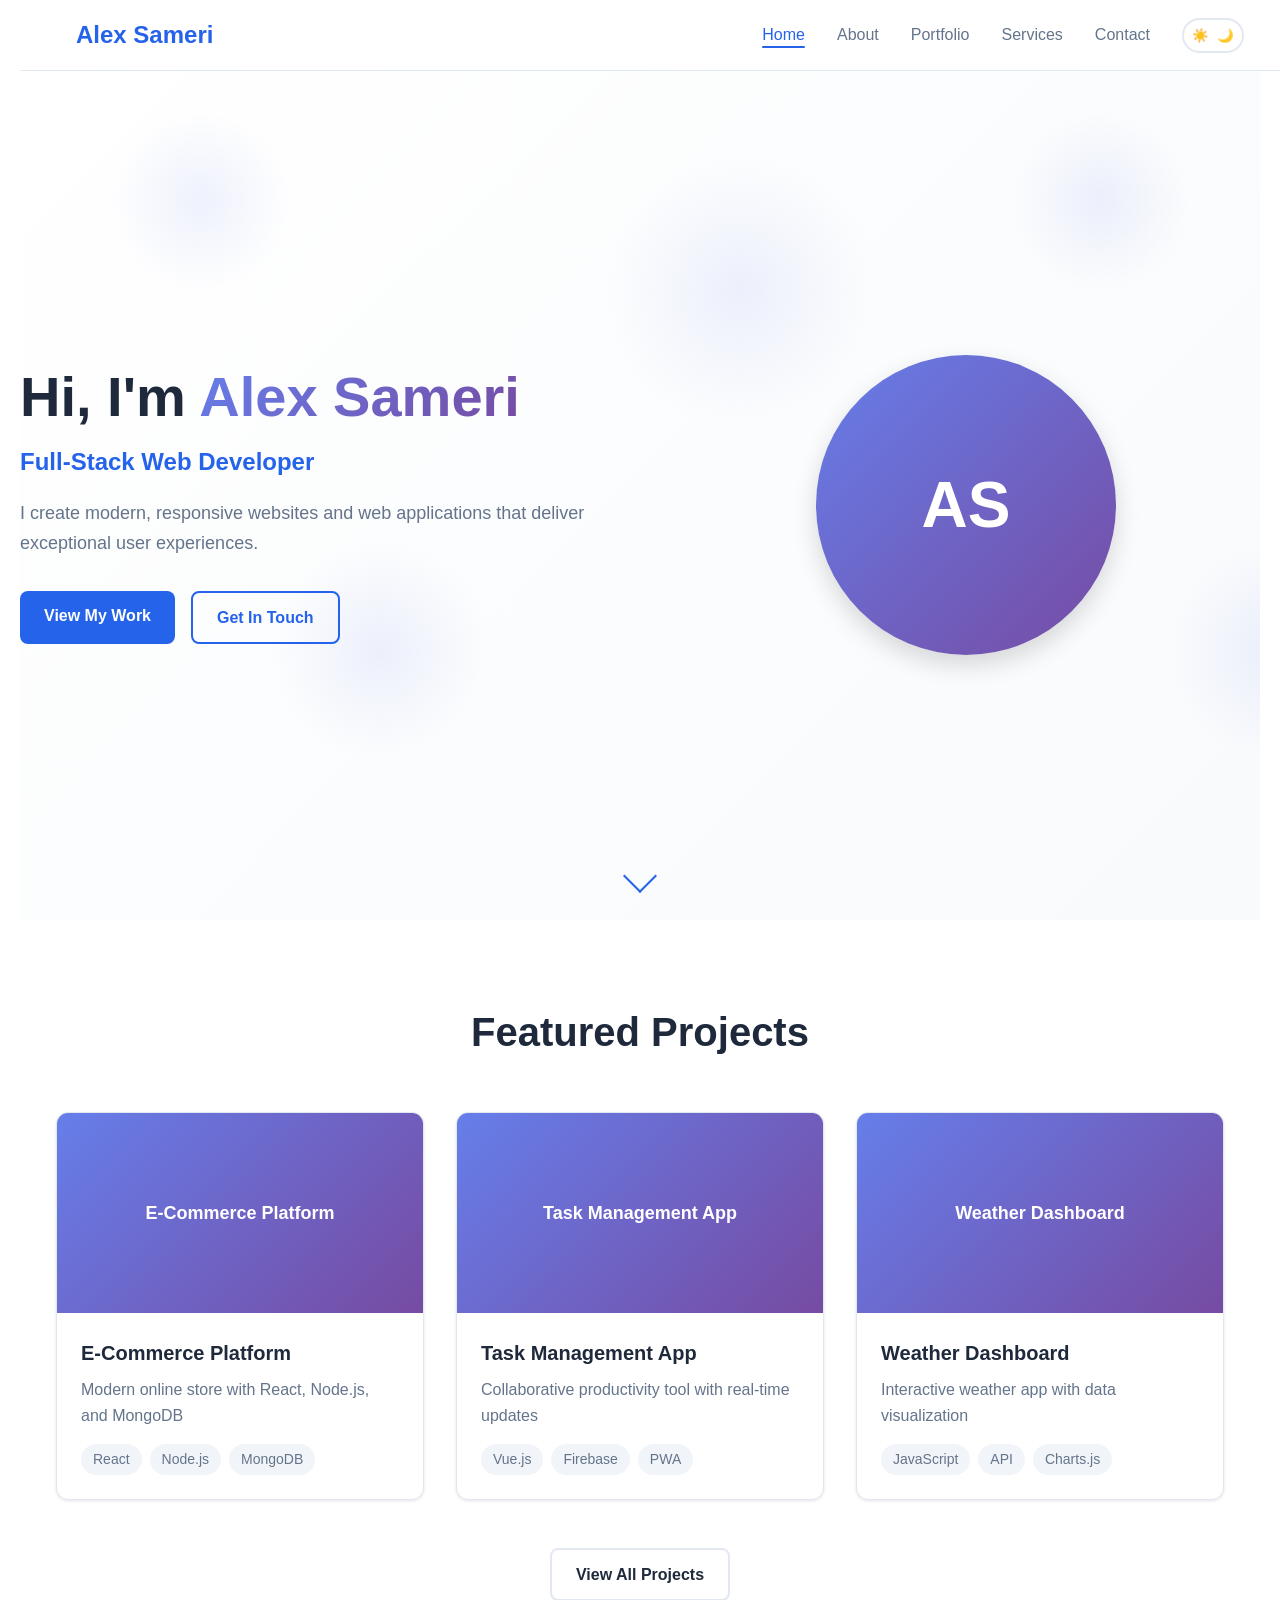
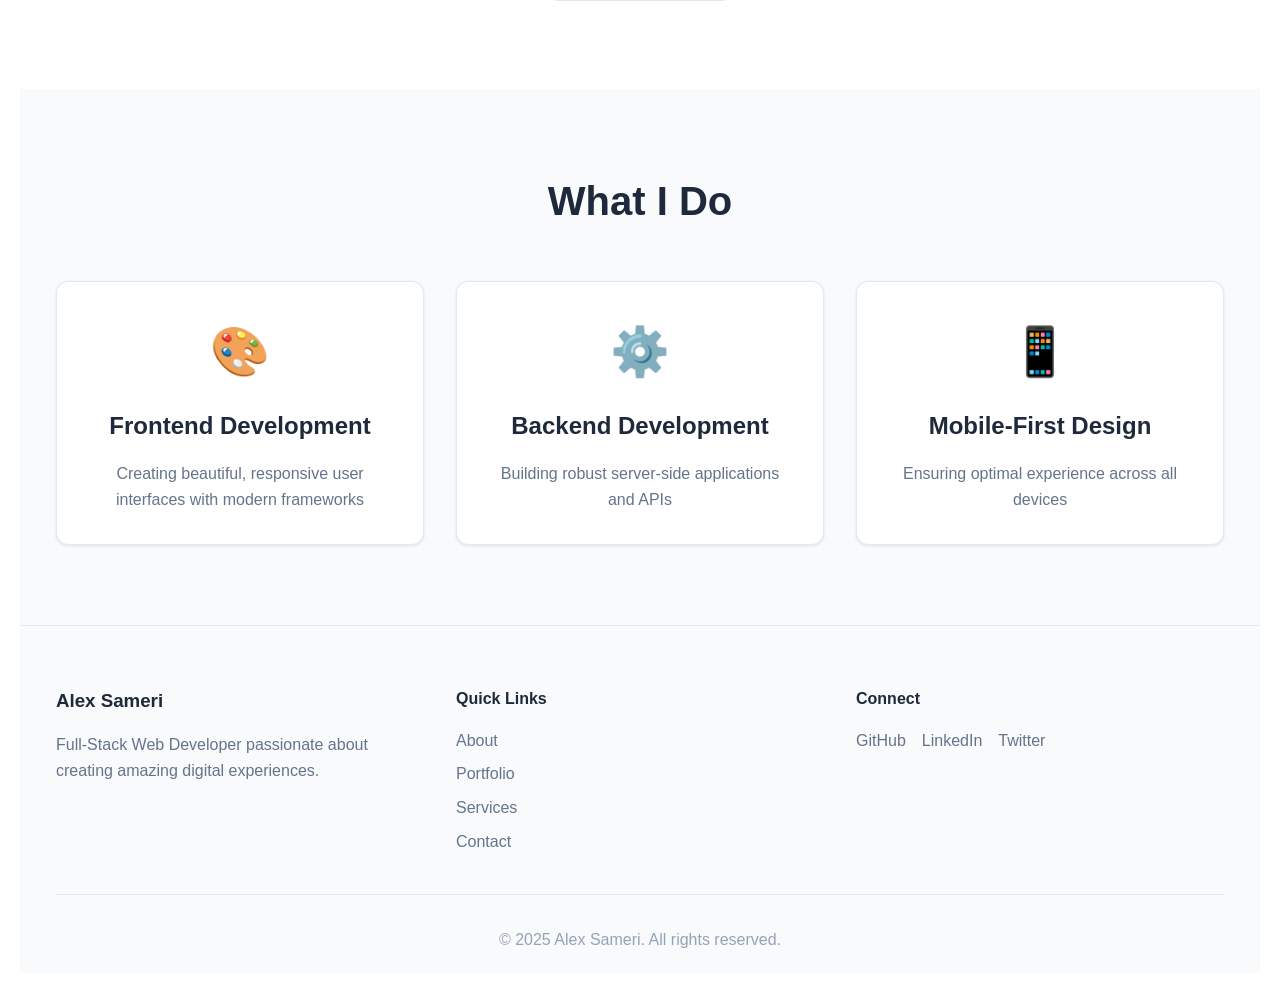
<file: index.html>
<!DOCTYPE html>
<html lang="en">
<head>
    <meta charset="UTF-8">
    <meta name="viewport" content="width=device-width, initial-scale=1.0">
    <meta name="description" content="Professional web developer portfolio showcasing modern web development skills">
    <title>Alex Sameri - Web Developer Portfolio</title>
    <link rel="stylesheet" href="./css/style.css">
    <link rel="stylesheet" href="./css/responsive.css">
    <link rel="stylesheet" href="./css/animations.css">
</head>
<body>
    <!-- Navigation -->
    <nav class="navbar" id="navbar">
        <div class="nav-container">
            <div class="nav-logo">
                <a href="index.html">Alex Sameri</a>
            </div>
            <ul class="nav-menu" id="nav-menu">
                <li class="nav-item">
                    <a href="index.html" class="nav-link active">Home</a>
                </li>
                <li class="nav-item">
                    <a href="about.html" class="nav-link">About</a>
                </li>
                <li class="nav-item">
                    <a href="portfolio.html" class="nav-link">Portfolio</a>
                </li>
                <li class="nav-item">
                    <a href="services.html" class="nav-link">Services</a>
                </li>
                <li class="nav-item">
                    <a href="contact.html" class="nav-link">Contact</a>
                </li>
                <li class="nav-item">
                    <button class="theme-toggle" id="theme-toggle" aria-label="Toggle dark mode">
                        <span class="sun-icon">☀️</span>
                        <span class="moon-icon">🌙</span>
                    </button>
                </li>
            </ul>
            <div class="hamburger" id="hamburger">
                <span class="bar"></span>
                <span class="bar"></span>
                <span class="bar"></span>
            </div>
        </div>
    </nav>

    <!-- Hero Section -->
    <section class="hero" id="hero">
        <div class="hero-container">
            <div class="hero-content">
                <h1 class="hero-title">
                    Hi, I'm <span class="highlight">Alex Sameri</span>
                </h1>
                <p class="hero-subtitle">Full-Stack Web Developer</p>
                <p class="hero-description">
                    I create modern, responsive websites and web applications 
                    that deliver exceptional user experiences.
                </p>
                <div class="hero-buttons">
                    <a href="portfolio.html" class="btn btn-primary">View My Work</a>
                    <a href="contact.html" class="btn btn-secondary">Get In Touch</a>
                </div>
            </div>
            <div class="hero-image">
                <div class="hero-avatar">
                    <div class="avatar-placeholder">AS</div>
                </div>
            </div>
        </div>
        <div class="scroll-indicator">
            <div class="scroll-arrow"></div>
        </div>
    </section>

    <!-- Featured Projects -->
    <section class="featured-projects" id="featured">
        <div class="container">
            <h2 class="section-title">Featured Projects</h2>
            <div class="projects-grid">
                <div class="project-card" data-aos="fade-up">
                    <div class="project-image">
                        <div class="project-placeholder">E-Commerce Platform</div>
                    </div>
                    <div class="project-content">
                        <h3>E-Commerce Platform</h3>
                        <p>Modern online store with React, Node.js, and MongoDB</p>
                        <div class="project-tags">
                            <span class="tag">React</span>
                            <span class="tag">Node.js</span>
                            <span class="tag">MongoDB</span>
                        </div>
                    </div>
                </div>
                <div class="project-card" data-aos="fade-up" data-aos-delay="200">
                    <div class="project-image">
                        <div class="project-placeholder">Task Management App</div>
                    </div>
                    <div class="project-content">
                        <h3>Task Management App</h3>
                        <p>Collaborative productivity tool with real-time updates</p>
                        <div class="project-tags">
                            <span class="tag">Vue.js</span>
                            <span class="tag">Firebase</span>
                            <span class="tag">PWA</span>
                        </div>
                    </div>
                </div>
                <div class="project-card" data-aos="fade-up" data-aos-delay="400">
                    <div class="project-image">
                        <div class="project-placeholder">Weather Dashboard</div>
                    </div>
                    <div class="project-content">
                        <h3>Weather Dashboard</h3>
                        <p>Interactive weather app with data visualization</p>
                        <div class="project-tags">
                            <span class="tag">JavaScript</span>
                            <span class="tag">API</span>
                            <span class="tag">Charts.js</span>
                        </div>
                    </div>
                </div>
            </div>
            <div class="text-center">
                <a href="portfolio.html" class="btn btn-outline">View All Projects</a>
            </div>
        </div>
    </section>

    <!-- Skills Overview -->
    <section class="skills-overview">
        <div class="container">
            <h2 class="section-title">What I Do</h2>
            <div class="skills-grid">
                <div class="skill-card" data-aos="zoom-in">
                    <div class="skill-icon">🎨</div>
                    <h3>Frontend Development</h3>
                    <p>Creating beautiful, responsive user interfaces with modern frameworks</p>
                </div>
                <div class="skill-card" data-aos="zoom-in" data-aos-delay="200">
                    <div class="skill-icon">⚙️</div>
                    <h3>Backend Development</h3>
                    <p>Building robust server-side applications and APIs</p>
                </div>
                <div class="skill-card" data-aos="zoom-in" data-aos-delay="400">
                    <div class="skill-icon">📱</div>
                    <h3>Mobile-First Design</h3>
                    <p>Ensuring optimal experience across all devices</p>
                </div>
            </div>
        </div>
    </section>

    <!-- Footer -->
    <footer class="footer">
        <div class="container">
            <div class="footer-content">
                <div class="footer-section">
                    <h3>Alex Sameri</h3>
                    <p>Full-Stack Web Developer passionate about creating amazing digital experiences.</p>
                </div>
                <div class="footer-section">
                    <h4>Quick Links</h4>
                    <ul>
                        <li><a href="about.html">About</a></li>
                        <li><a href="portfolio.html">Portfolio</a></li>
                        <li><a href="services.html">Services</a></li>
                        <li><a href="contact.html">Contact</a></li>
                    </ul>
                </div>
                <div class="footer-section">
                    <h4>Connect</h4>
                    <div class="social-links">
                        <a href="https://github.com/alexsameri" aria-label="GitHub">GitHub</a>
                        <a href="www.linkedin.com/in/alex-sameri" aria-label="LinkedIn">LinkedIn</a>
                        <a href="#" aria-label="Twitter">Twitter</a>
                    </div>
                </div>
            </div>
            <div class="footer-bottom">
                <p>&copy; 2025 Alex Sameri. All rights reserved.</p>
            </div>
        </div>
    </footer>

    <!-- Scroll to Top Button -->
    <button class="scroll-to-top" id="scrollToTop" aria-label="Scroll to top">
        ↑
    </button>

    <script src="./js/main.js"></script>
</body>
</html>
</file>
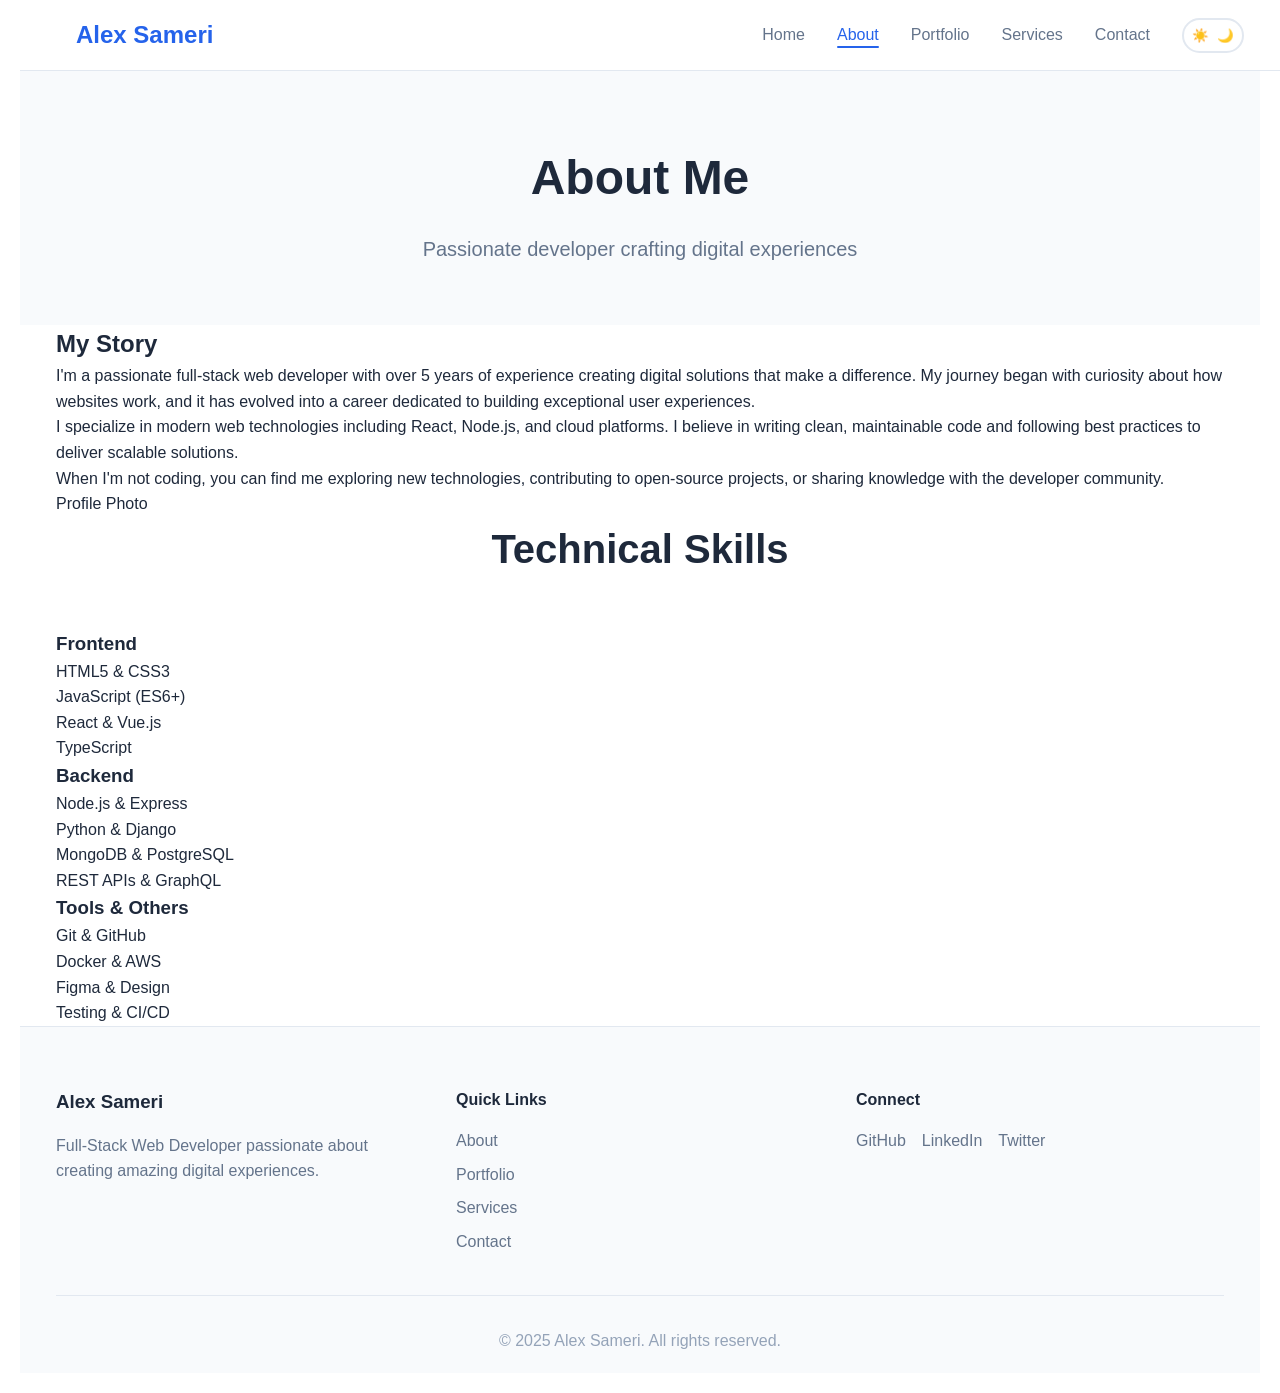
<file: about.html>
<!DOCTYPE html>
<html lang="en">
<head>
    <meta charset="UTF-8">
    <meta name="viewport" content="width=device-width, initial-scale=1.0">
    <meta name="description" content="Learn more about Alex Chen - Full-Stack Web Developer with expertise in modern web technologies">
    <title>About - Alex Sameri | Web Developer</title>
    <link rel="stylesheet" href="./css/style.css">
    <link rel="stylesheet" href="./css/responsive.css">
    <link rel="stylesheet" href="./css/animations.css">
</head>
<body>
    <!-- Navigation -->
    <nav class="navbar" id="navbar">
        <div class="nav-container">
            <div class="nav-logo">
                <a href="index.html">Alex Sameri</a>
            </div>
            <ul class="nav-menu" id="nav-menu">
                <li class="nav-item">
                    <a href="index.html" class="nav-link">Home</a>
                </li>
                <li class="nav-item">
                    <a href="about.html" class="nav-link active">About</a>
                </li>
                <li class="nav-item">
                    <a href="portfolio.html" class="nav-link">Portfolio</a>
                </li>
                <li class="nav-item">
                    <a href="services.html" class="nav-link">Services</a>
                </li>
                <li class="nav-item">
                    <a href="contact.html" class="nav-link">Contact</a>
                </li>
                <li class="nav-item">
                    <button class="theme-toggle" id="theme-toggle" aria-label="Toggle dark mode">
                        <span class="sun-icon">☀️</span>
                        <span class="moon-icon">🌙</span>
                    </button>
                </li>
            </ul>
            <div class="hamburger" id="hamburger">
                <span class="bar"></span>
                <span class="bar"></span>
                <span class="bar"></span>
            </div>
        </div>
    </nav>

    <!-- Page Header -->
    <section class="page-header">
        <div class="container">
            <h1 class="page-title">About Me</h1>
            <p class="page-subtitle">Passionate developer crafting digital experiences</p>
        </div>
    </section>

    <!-- About Content -->
    <section class="about-content">
        <div class="container">
            <div class="about-grid">
                <div class="about-text" data-aos="fade-right">
                    <h2>My Story</h2>
                    <p>
                        I'm a passionate full-stack web developer with over 5 years of experience 
                        creating digital solutions that make a difference. My journey began with 
                        curiosity about how websites work, and it has evolved into a career 
                        dedicated to building exceptional user experiences.
                    </p>
                    <p>
                        I specialize in modern web technologies including React, Node.js, and 
                        cloud platforms. I believe in writing clean, maintainable code and 
                        following best practices to deliver scalable solutions.
                    </p>
                    <p>
                        When I'm not coding, you can find me exploring new technologies, 
                        contributing to open-source projects, or sharing knowledge with the 
                        developer community.
                    </p>
                </div>
                <div class="about-image" data-aos="fade-left">
                    <div class="image-placeholder">
                        <div class="profile-image">Profile Photo</div>
                    </div>
                </div>
            </div>
        </div>
    </section>

    <!-- Skills Section -->
    <section class="skills-section">
        <div class="container">
            <h2 class="section-title">Technical Skills</h2>
            <div class="skills-categories">
                <div class="skill-category" data-aos="fade-up">
                    <h3>Frontend</h3>
                    <div class="skill-list">
                        <div class="skill-item">
                            <span>HTML5 & CSS3</span>
                            <div class="skill-bar">
                                <div class="skill-progress" style="width: 95%"></div>
                            </div>
                        </div>
                        <div class="skill-item">
                            <span>JavaScript (ES6+)</span>
                            <div class="skill-bar">
                                <div class="skill-progress" style="width: 90%"></div>
                            </div>
                        </div>
                        <div class="skill-item">
                            <span>React & Vue.js</span>
                            <div class="skill-bar">
                                <div class="skill-progress" style="width: 85%"></div>
                            </div>
                        </div>
                        <div class="skill-item">
                            <span>TypeScript</span>
                            <div class="skill-bar">
                                <div class="skill-progress" style="width: 80%"></div>
                            </div>
                        </div>
                    </div>
                </div>
                <div class="skill-category" data-aos="fade-up" data-aos-delay="200">
                    <h3>Backend</h3>
                    <div class="skill-list">
                        <div class="skill-item">
                            <span>Node.js & Express</span>
                            <div class="skill-bar">
                                <div class="skill-progress" style="width: 88%"></div>
                            </div>
                        </div>
                        <div class="skill-item">
                            <span>Python & Django</span>
                            <div class="skill-bar">
                                <div class="skill-progress" style="width: 75%"></div>
                            </div>
                        </div>
                        <div class="skill-item">
                            <span>MongoDB & PostgreSQL</span>
                            <div class="skill-bar">
                                <div class="skill-progress" style="width: 82%"></div>
                            </div>
                        </div>
                        <div class="skill-item">
                            <span>REST APIs & GraphQL</span>
                            <div class="skill-bar">
                                <div class="skill-progress" style="width: 85%"></div>
                            </div>
                        </div>
                    </div>
                </div>
                <div class="skill-category" data-aos="fade-up" data-aos-delay="400">
                    <h3>Tools & Others</h3>
                    <div class="skill-list">
                        <div class="skill-item">
                            <span>Git & GitHub</span>
                            <div class="skill-bar">
                                <div class="skill-progress" style="width: 92%"></div>
                            </div>
                        </div>
                        <div class="skill-item">
                            <span>Docker & AWS</span>
                            <div class="skill-bar">
                                <div class="skill-progress" style="width: 78%"></div>
                            </div>
                        </div>
                        <div class="skill-item">
                            <span>Figma & Design</span>
                            <div class="skill-bar">
                                <div class="skill-progress" style="width: 70%"></div>
                            </div>
                        </div>
                        <div class="skill-item">
                            <span>Testing & CI/CD</span>
                            <div class="skill-bar">
                                <div class="skill-progress" style="width: 75%"></div>
                            </div>
                        </div>
                    </div>
                </div>
            </div>
        </div>
    </section>

    <!-- Experience Timeline -->
    <!-- <section class="experience-section">
        <div class="container">
            <h2 class="section-title">Experience</h2>
            <div class="timeline">
                <div class="timeline-item" data-aos="fade-up">
                    <div class="timeline-date">2022 - Present</div>
                    <div class="timeline-content">
                        <h3>Senior Full-Stack Developer</h3>
                        <h4>Tech Solutions Inc.</h4>
                        <p>Leading development of enterprise web applications, mentoring junior developers, and implementing best practices for code quality and performance.</p>
                    </div>
                </div>
                <div class="timeline-item" data-aos="fade-up" data-aos-delay="200">
                    <div class="timeline-date">2025 - 202...</div>
                    <div class="timeline-content">
                        <h3>Frontend Developer</h3>
                        <h4>Digital Agency Pro</h4>
                        <p>Developed responsive websites and web applications for various clients, focusing on user experience and modern design principles.</p>
                    </div>
                </div>
                <div class="timeline-item" data-aos="fade-up" data-aos-delay="400">
                    <div class="timeline-date">2025 - 202...</div>
                    <div class="timeline-content">
                        <h3>Junior Web Developer</h3>
                        <h4>StartUp Hub</h4>
                        <p>Built and maintained websites using HTML, CSS, JavaScript, and WordPress. Gained experience in agile development and client communication.</p>
                    </div>
                </div>
            </div>
        </div>
    </section> -->

    <!-- Footer -->
    <footer class="footer">
        <div class="container">
            <div class="footer-content">
                <div class="footer-section">
                    <h3>Alex Sameri</h3>
                    <p>Full-Stack Web Developer passionate about creating amazing digital experiences.</p>
                </div>
                <div class="footer-section">
                    <h4>Quick Links</h4>
                    <ul>
                        <li><a href="about.html">About</a></li>
                        <li><a href="portfolio.html">Portfolio</a></li>
                        <li><a href="services.html">Services</a></li>
                        <li><a href="contact.html">Contact</a></li>
                    </ul>
                </div>
                <div class="footer-section">
                    <h4>Connect</h4>
                    <div class="social-links">
                        <a href="https://github.com/alexsameri" aria-label="GitHub">GitHub</a>
                        <a href="www.linkedin.com/in/alex-sameri" aria-label="LinkedIn">LinkedIn</a>
                        <a href="#" aria-label="Twitter">Twitter</a>
                    </div>
                </div>
            </div>
            <div class="footer-bottom">
                <p>&copy; 2025 Alex Sameri. All rights reserved.</p>
            </div>
        </div>
    </footer>

    <!-- Scroll to Top Button -->
    <button class="scroll-to-top" id="scrollToTop" aria-label="Scroll to top">
        ↑
    </button>

    <script src="./js/main.js"></script>
</body>
</html>
</file>
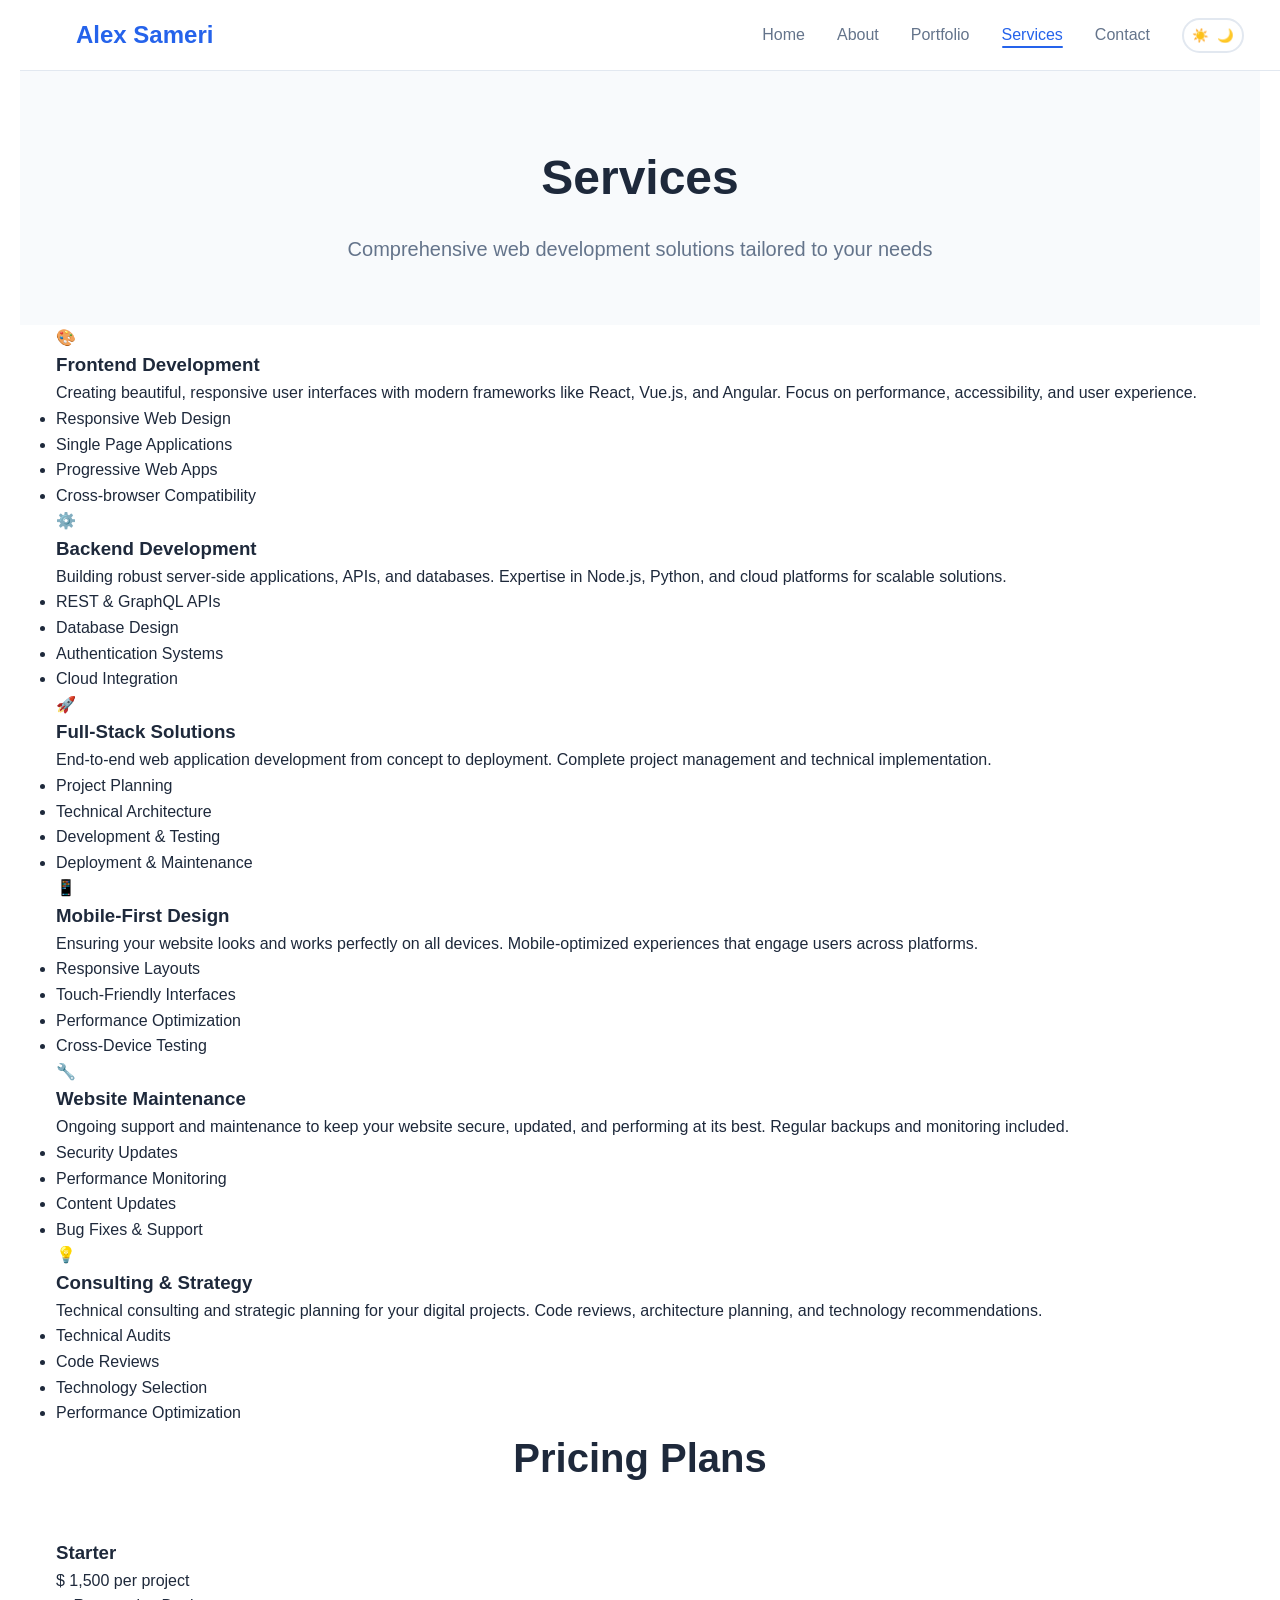
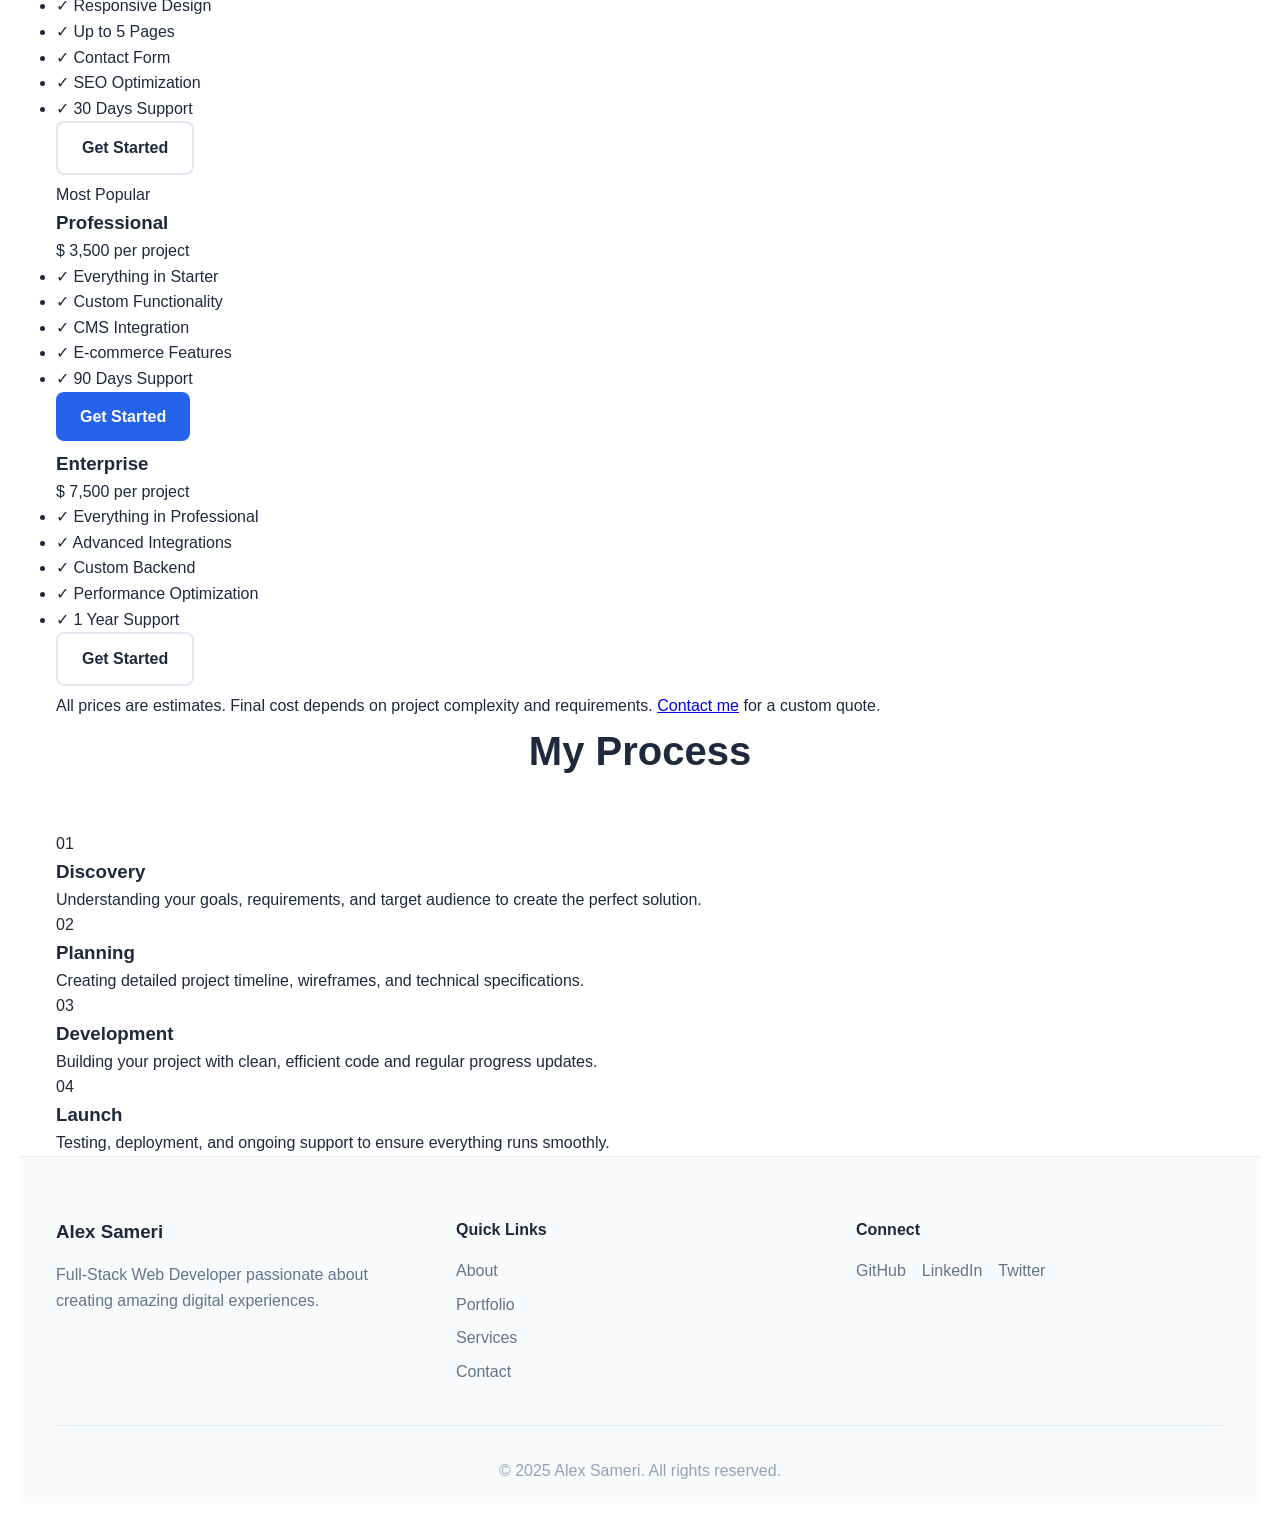
<file: services.html>
<!DOCTYPE html>
<html lang="en">
<head>
    <meta charset="UTF-8">
    <meta name="viewport" content="width=device-width, initial-scale=1.0">
    <meta name="description" content="Web development services offered by Alex Chen - Custom websites, web applications, and digital solutions">
    <title>Services - Alex Sameri | Web Developer</title>
    <link rel="stylesheet" href="./css/style.css">
    <link rel="stylesheet" href="./css/responsive.css">
    <link rel="stylesheet" href="./css/animations.css">
</head>
<body>
    <!-- Navigation -->
    <nav class="navbar" id="navbar">
        <div class="nav-container">
            <div class="nav-logo">
                <a href="index.html">Alex Sameri</a>
            </div>
            <ul class="nav-menu" id="nav-menu">
                <li class="nav-item">
                    <a href="index.html" class="nav-link">Home</a>
                </li>
                <li class="nav-item">
                    <a href="about.html" class="nav-link">About</a>
                </li>
                <li class="nav-item">
                    <a href="portfolio.html" class="nav-link">Portfolio</a>
                </li>
                <li class="nav-item">
                    <a href="services.html" class="nav-link active">Services</a>
                </li>
                <li class="nav-item">
                    <a href="contact.html" class="nav-link">Contact</a>
                </li>
                <li class="nav-item">
                    <button class="theme-toggle" id="theme-toggle" aria-label="Toggle dark mode">
                        <span class="sun-icon">☀️</span>
                        <span class="moon-icon">🌙</span>
                    </button>
                </li>
            </ul>
            <div class="hamburger" id="hamburger">
                <span class="bar"></span>
                <span class="bar"></span>
                <span class="bar"></span>
            </div>
        </div>
    </nav>

    <!-- Page Header -->
    <section class="page-header">
        <div class="container">
            <h1 class="page-title">Services</h1>
            <p class="page-subtitle">Comprehensive web development solutions tailored to your needs</p>
        </div>
    </section>

    <!-- Services Grid -->
    <section class="services-section">
        <div class="container">
            <div class="services-grid">
                <div class="service-card" data-aos="fade-up">
                    <div class="service-icon">🎨</div>
                    <h3>Frontend Development</h3>
                    <p>Creating beautiful, responsive user interfaces with modern frameworks like React, Vue.js, and Angular. Focus on performance, accessibility, and user experience.</p>
                    <ul class="service-features">
                        <li>Responsive Web Design</li>
                        <li>Single Page Applications</li>
                        <li>Progressive Web Apps</li>
                        <li>Cross-browser Compatibility</li>
                    </ul>
                </div>

                <div class="service-card" data-aos="fade-up" data-aos-delay="200">
                    <div class="service-icon">⚙️</div>
                    <h3>Backend Development</h3>
                    <p>Building robust server-side applications, APIs, and databases. Expertise in Node.js, Python, and cloud platforms for scalable solutions.</p>
                    <ul class="service-features">
                        <li>REST & GraphQL APIs</li>
                        <li>Database Design</li>
                        <li>Authentication Systems</li>
                        <li>Cloud Integration</li>
                    </ul>
                </div>

                <div class="service-card" data-aos="fade-up" data-aos-delay="400">
                    <div class="service-icon">🚀</div>
                    <h3>Full-Stack Solutions</h3>
                    <p>End-to-end web application development from concept to deployment. Complete project management and technical implementation.</p>
                    <ul class="service-features">
                        <li>Project Planning</li>
                        <li>Technical Architecture</li>
                        <li>Development & Testing</li>
                        <li>Deployment & Maintenance</li>
                    </ul>
                </div>

                <div class="service-card" data-aos="fade-up">
                    <div class="service-icon">📱</div>
                    <h3>Mobile-First Design</h3>
                    <p>Ensuring your website looks and works perfectly on all devices. Mobile-optimized experiences that engage users across platforms.</p>
                    <ul class="service-features">
                        <li>Responsive Layouts</li>
                        <li>Touch-Friendly Interfaces</li>
                        <li>Performance Optimization</li>
                        <li>Cross-Device Testing</li>
                    </ul>
                </div>

                <div class="service-card" data-aos="fade-up" data-aos-delay="200">
                    <div class="service-icon">🔧</div>
                    <h3>Website Maintenance</h3>
                    <p>Ongoing support and maintenance to keep your website secure, updated, and performing at its best. Regular backups and monitoring included.</p>
                    <ul class="service-features">
                        <li>Security Updates</li>
                        <li>Performance Monitoring</li>
                        <li>Content Updates</li>
                        <li>Bug Fixes & Support</li>
                    </ul>
                </div>

                <div class="service-card" data-aos="fade-up" data-aos-delay="400">
                    <div class="service-icon">💡</div>
                    <h3>Consulting & Strategy</h3>
                    <p>Technical consulting and strategic planning for your digital projects. Code reviews, architecture planning, and technology recommendations.</p>
                    <ul class="service-features">
                        <li>Technical Audits</li>
                        <li>Code Reviews</li>
                        <li>Technology Selection</li>
                        <li>Performance Optimization</li>
                    </ul>
                </div>
            </div>
        </div>
    </section>

    <!-- Pricing Section -->
    <section class="pricing-section">
        <div class="container">
            <h2 class="section-title">Pricing Plans</h2>
            <div class="pricing-grid">
                <div class="pricing-card" data-aos="zoom-in">
                    <div class="pricing-header">
                        <h3>Starter</h3>
                        <div class="price">
                            <span class="currency">$</span>
                            <span class="amount">1,500</span>
                            <span class="period">per project</span>
                        </div>
                    </div>
                    <ul class="pricing-features">
                        <li>✓ Responsive Design</li>
                        <li>✓ Up to 5 Pages</li>
                        <li>✓ Contact Form</li>
                        <li>✓ SEO Optimization</li>
                        <li>✓ 30 Days Support</li>
                    </ul>
                    <a href="contact.html" class="btn btn-outline">Get Started</a>
                </div>

                <div class="pricing-card featured" data-aos="zoom-in" data-aos-delay="200">
                    <div class="pricing-badge">Most Popular</div>
                    <div class="pricing-header">
                        <h3>Professional</h3>
                        <div class="price">
                            <span class="currency">$</span>
                            <span class="amount">3,500</span>
                            <span class="period">per project</span>
                        </div>
                    </div>
                    <ul class="pricing-features">
                        <li>✓ Everything in Starter</li>
                        <li>✓ Custom Functionality</li>
                        <li>✓ CMS Integration</li>
                        <li>✓ E-commerce Features</li>
                        <li>✓ 90 Days Support</li>
                    </ul>
                    <a href="contact.html" class="btn btn-primary">Get Started</a>
                </div>

                <div class="pricing-card" data-aos="zoom-in" data-aos-delay="400">
                    <div class="pricing-header">
                        <h3>Enterprise</h3>
                        <div class="price">
                            <span class="currency">$</span>
                            <span class="amount">7,500</span>
                            <span class="period">per project</span>
                        </div>
                    </div>
                    <ul class="pricing-features">
                        <li>✓ Everything in Professional</li>
                        <li>✓ Advanced Integrations</li>
                        <li>✓ Custom Backend</li>
                        <li>✓ Performance Optimization</li>
                        <li>✓ 1 Year Support</li>
                    </ul>
                    <a href="contact.html" class="btn btn-outline">Get Started</a>
                </div>
            </div>
            <div class="pricing-note">
                <p>All prices are estimates. Final cost depends on project complexity and requirements. <a href="contact.html">Contact me</a> for a custom quote.</p>
            </div>
        </div>
    </section>

    <!-- Process Section -->
    <section class="process-section">
        <div class="container">
            <h2 class="section-title">My Process</h2>
            <div class="process-steps">
                <div class="process-step" data-aos="fade-up">
                    <div class="step-number">01</div>
                    <h3>Discovery</h3>
                    <p>Understanding your goals, requirements, and target audience to create the perfect solution.</p>
                </div>
                <div class="process-step" data-aos="fade-up" data-aos-delay="200">
                    <div class="step-number">02</div>
                    <h3>Planning</h3>
                    <p>Creating detailed project timeline, wireframes, and technical specifications.</p>
                </div>
                <div class="process-step" data-aos="fade-up" data-aos-delay="400">
                    <div class="step-number">03</div>
                    <h3>Development</h3>
                    <p>Building your project with clean, efficient code and regular progress updates.</p>
                </div>
                <div class="process-step" data-aos="fade-up" data-aos-delay="600">
                    <div class="step-number">04</div>
                    <h3>Launch</h3>
                    <p>Testing, deployment, and ongoing support to ensure everything runs smoothly.</p>
                </div>
            </div>
        </div>
    </section>

    <!-- Footer -->
    <footer class="footer">
        <div class="container">
            <div class="footer-content">
                <div class="footer-section">
                    <h3>Alex Sameri</h3>
                    <p>Full-Stack Web Developer passionate about creating amazing digital experiences.</p>
                </div>
                <div class="footer-section">
                    <h4>Quick Links</h4>
                    <ul>
                        <li><a href="about.html">About</a></li>
                        <li><a href="portfolio.html">Portfolio</a></li>
                        <li><a href="services.html">Services</a></li>
                        <li><a href="contact.html">Contact</a></li>
                    </ul>
                </div>
                <div class="footer-section">
                    <h4>Connect</h4>
                    <div class="social-links">
                        <a href="https://github.com/alexsameri" aria-label="GitHub">GitHub</a>
                        <a href="www.linkedin.com/in/alex-sameri" aria-label="LinkedIn">LinkedIn</a>
                        <a href="#" aria-label="Twitter">Twitter</a>
                    </div>
                </div>
            </div>
            <div class="footer-bottom">
                <p>&copy; 2025 Alex Sameri. All rights reserved.</p>
            </div>
        </div>
    </footer>

    <!-- Scroll to Top Button -->
    <button class="scroll-to-top" id="scrollToTop" aria-label="Scroll to top">
        ↑
    </button>

    <script src="./js/main.js"></script>
</body>
</html>
</file>
<file: css/style.css>
/* ===== CSS RESET & BASE STYLES ===== */
* {
    margin: 0;
    padding: 0;
    box-sizing: border-box;
}

:root {
    /* Light theme colors */
    --primary-color: #2563eb;
    --primary-hover: #1d4ed8;
    --secondary-color: #64748b;
    --accent-color: #f59e0b;
    --text-primary: #1e293b;
    --text-secondary: #64748b;
    --text-light: #94a3b8;
    --bg-primary: #ffffff;
    --bg-secondary: #f8fafc;
    --bg-tertiary: #f1f5f9;
    --border-color: #e2e8f0;
    --shadow-light: 0 1px 3px rgba(0, 0, 0, 0.1);
    --shadow-medium: 0 4px 6px rgba(0, 0, 0, 0.1);
    --shadow-heavy: 0 10px 25px rgba(0, 0, 0, 0.15);
    --gradient-primary: linear-gradient(135deg, #667eea 0%, #764ba2 100%);
    --gradient-secondary: linear-gradient(135deg, #f093fb 0%, #f5576c 100%);
}

[data-theme="dark"] {
    /* Dark theme colors */
    --primary-color: #3b82f6;
    --primary-hover: #2563eb;
    --secondary-color: #94a3b8;
    --accent-color: #fbbf24;
    --text-primary: #f1f5f9;
    --text-secondary: #cbd5e1;
    --text-light: #94a3b8;
    --bg-primary: #0f172a;
    --bg-secondary: #1e293b;
    --bg-tertiary: #334155;
    --border-color: #475569;
    --shadow-light: 0 1px 3px rgba(0, 0, 0, 0.3);
    --shadow-medium: 0 4px 6px rgba(0, 0, 0, 0.3);
    --shadow-heavy: 0 10px 25px rgba(0, 0, 0, 0.4);
}

html {
    scroll-behavior: smooth;
    font-size: 16px;
}

body {
    font-family: 'Inter', -apple-system, BlinkMacSystemFont, 'Segoe UI', Roboto, sans-serif;
    line-height: 1.6;
    color: var(--text-primary);
    background-color: var(--bg-primary);
    transition: background-color 0.3s ease, color 0.3s ease;
    margin: 20px;
}

.container {
    max-width: 1200px;
    margin: 0 auto;
    padding: 0 1rem;
}

/* ===== NAVIGATION ===== */
.navbar {
    position: fixed;
    top: 0;
    width: 100%;
    background: rgba(255, 255, 255, 0.95);
    backdrop-filter: blur(10px);
    border-bottom: 1px solid var(--border-color);
    z-index: 1000;
    transition: all 0.3s ease;
}

[data-theme="dark"] .navbar {
    background: rgba(15, 23, 42, 0.95);
}

.nav-container {
    max-width: 1200px;
    margin: 0 auto;
    padding: 0 1rem;
    display: flex;
    justify-content: space-between;
    align-items: center;
    height: 70px;
}

.nav-logo a {
    font-size: 1.5rem;
    font-weight: 700;
    color: var(--primary-color);
    text-decoration: none;
    transition: color 0.3s ease;
}

.nav-menu {
    display: flex;
    list-style: none;
    align-items: center;
    gap: 2rem;
}

.nav-link {
    color: var(--text-secondary);
    text-decoration: none;
    font-weight: 500;
    transition: color 0.3s ease;
    position: relative;
}

.nav-link:hover,
.nav-link.active {
    color: var(--primary-color);
}

.nav-link.active::after {
    content: '';
    position: absolute;
    bottom: -5px;
    left: 0;
    width: 100%;
    height: 2px;
    background: var(--primary-color);
    border-radius: 1px;
}

.theme-toggle {
    background: none;
    border: 2px solid var(--border-color);
    border-radius: 50px;
    padding: 0.5rem;
    cursor: pointer;
    display: flex;
    align-items: center;
    gap: 0.5rem;
    transition: all 0.3s ease;
}

.theme-toggle:hover {
    border-color: var(--primary-color);
}

.hamburger {
    display: none;
    flex-direction: column;
    cursor: pointer;
    gap: 4px;
}

.bar {
    width: 25px;
    height: 3px;
    background: var(--text-primary);
    transition: 0.3s;
    border-radius: 2px;
}

/* ===== BUTTONS ===== */
.btn {
    display: inline-block;
    padding: 0.75rem 1.5rem;
    border-radius: 8px;
    text-decoration: none;
    font-weight: 600;
    text-align: center;
    cursor: pointer;
    border: none;
    transition: all 0.3s ease;
    position: relative;
    overflow: hidden;
}

.btn-primary {
    background: var(--primary-color);
    color: white;
}

.btn-primary:hover {
    background: var(--primary-hover);
    transform: translateY(-2px);
    box-shadow: var(--shadow-medium);
}

.btn-secondary {
    background: transparent;
    color: var(--primary-color);
    border: 2px solid var(--primary-color);
}

.btn-secondary:hover {
    background: var(--primary-color);
    color: white;
    transform: translateY(-2px);
}

.btn-outline {
    background: transparent;
    color: var(--text-primary);
    border: 2px solid var(--border-color);
}

.btn-outline:hover {
    background: var(--bg-secondary);
    border-color: var(--primary-color);
    color: var(--primary-color);
}

/* ===== HERO SECTION ===== */
.hero {
    min-height: 100vh;
    display: flex;
    align-items: center;
    background: linear-gradient(135deg, var(--bg-primary) 0%, var(--bg-secondary) 100%);
    padding-top: 70px;
    position: relative;
    overflow: hidden;
}

.hero::before {
    content: '';
    position: absolute;
    top: 0;
    left: 0;
    right: 0;
    bottom: 0;
    background: url('data:image/svg+xml,<svg xmlns="http://www.w3.org/2000/svg" viewBox="0 0 1000 1000"><defs><radialGradient id="a" cx="50%" cy="50%"><stop offset="0%" stop-color="%23667eea" stop-opacity="0.1"/><stop offset="100%" stop-color="%23667eea" stop-opacity="0"/></radialGradient></defs><circle cx="200" cy="200" r="100" fill="url(%23a)"/><circle cx="800" cy="300" r="150" fill="url(%23a)"/><circle cx="400" cy="700" r="120" fill="url(%23a)"/></svg>');
    pointer-events: none;
}

.hero-container {
    display: grid;
    grid-template-columns: 1fr 1fr;
    gap: 4rem;
    align-items: center;
    position: relative;
    z-index: 1;
}

.hero-title {
    font-size: 3.5rem;
    font-weight: 800;
    line-height: 1.1;
    margin-bottom: 1rem;
}

.highlight {
    background: var(--gradient-primary);
    -webkit-background-clip: text;
    -webkit-text-fill-color: transparent;
    background-clip: text;
}

.hero-subtitle {
    font-size: 1.5rem;
    color: var(--primary-color);
    font-weight: 600;
    margin-bottom: 1rem;
}

.hero-description {
    font-size: 1.125rem;
    color: var(--text-secondary);
    margin-bottom: 2rem;
    line-height: 1.7;
}

.hero-buttons {
    display: flex;
    gap: 1rem;
    flex-wrap: wrap;
}

.hero-image {
    display: flex;
    justify-content: center;
    align-items: center;
}

.hero-avatar {
    width: 300px;
    height: 300px;
    border-radius: 50%;
    background: var(--gradient-primary);
    display: flex;
    align-items: center;
    justify-content: center;
    box-shadow: var(--shadow-heavy);
    position: relative;
}

.avatar-placeholder {
    font-size: 4rem;
    font-weight: 800;
    color: white;
}

.scroll-indicator {
    position: absolute;
    bottom: 2rem;
    left: 50%;
    transform: translateX(-50%);
    animation: bounce 2s infinite;
}

.scroll-arrow {
    width: 24px;
    height: 24px;
    border-right: 2px solid var(--primary-color);
    border-bottom: 2px solid var(--primary-color);
    transform: rotate(45deg);
}

/* ===== SECTIONS ===== */
.section-title {
    font-size: 2.5rem;
    font-weight: 700;
    text-align: center;
    margin-bottom: 3rem;
    color: var(--text-primary);
}

.page-header {
    padding: 120px 0 60px;
    text-align: center;
    background: var(--bg-secondary);
}

.page-title {
    font-size: 3rem;
    font-weight: 800;
    margin-bottom: 1rem;
    color: var(--text-primary);
}

.page-subtitle {
    font-size: 1.25rem;
    color: var(--text-secondary);
}

/* ===== FEATURED PROJECTS ===== */
.featured-projects {
    padding: 80px 0;
    background: var(--bg-primary);
}

.projects-grid {
    display: grid;
    grid-template-columns: repeat(auto-fit, minmax(350px, 1fr));
    gap: 2rem;
    margin-bottom: 3rem;
}

.project-card {
    background: var(--bg-primary);
    border-radius: 12px;
    overflow: hidden;
    box-shadow: var(--shadow-light);
    transition: all 0.3s ease;
    border: 1px solid var(--border-color);
}

.project-card:hover {
    transform: translateY(-5px);
    box-shadow: var(--shadow-heavy);
}

.project-image {
    height: 200px;
    background: var(--gradient-primary);
    display: flex;
    align-items: center;
    justify-content: center;
    color: white;
    font-weight: 600;
    font-size: 1.125rem;
    position: relative;
    overflow: hidden;
}

.project-placeholder {
    text-align: center;
    padding: 1rem;
}

.project-content {
    padding: 1.5rem;
}

.project-content h3 {
    font-size: 1.25rem;
    font-weight: 700;
    margin-bottom: 0.5rem;
    color: var(--text-primary);
}

.project-content p {
    color: var(--text-secondary);
    margin-bottom: 1rem;
}

.project-tags {
    display: flex;
    flex-wrap: wrap;
    gap: 0.5rem;
}

.tag {
    background: var(--bg-tertiary);
    color: var(--text-secondary);
    padding: 0.25rem 0.75rem;
    border-radius: 20px;
    font-size: 0.875rem;
    font-weight: 500;
}

/* ===== SKILLS OVERVIEW ===== */
.skills-overview {
    padding: 80px 0;
    background: var(--bg-secondary);
}

.skills-grid {
    display: grid;
    grid-template-columns: repeat(auto-fit, minmax(300px, 1fr));
    gap: 2rem;
}

.skill-card {
    background: var(--bg-primary);
    padding: 2rem;
    border-radius: 12px;
    text-align: center;
    box-shadow: var(--shadow-light);
    border: 1px solid var(--border-color);
    transition: all 0.3s ease;
}

.skill-card:hover {
    transform: translateY(-5px);
    box-shadow: var(--shadow-medium);
}

.skill-icon {
    font-size: 3rem;
    margin-bottom: 1rem;
}

.skill-card h3 {
    font-size: 1.5rem;
    font-weight: 700;
    margin-bottom: 1rem;
    color: var(--text-primary);
}

.skill-card p {
    color: var(--text-secondary);
    line-height: 1.6;
}

/* ===== FOOTER ===== */
.footer {
    background: var(--bg-secondary);
    padding: 60px 0 20px;
    border-top: 1px solid var(--border-color);
}

.footer-content {
    display: grid;
    grid-template-columns: repeat(auto-fit, minmax(250px, 1fr));
    gap: 2rem;
    margin-bottom: 2rem;
}

.footer-section h3,
.footer-section h4 {
    color: var(--text-primary);
    margin-bottom: 1rem;
}

.footer-section p,
.footer-section ul {
    color: var(--text-secondary);
}

.footer-section ul {
    list-style: none;
}

.footer-section ul li {
    margin-bottom: 0.5rem;
}

.footer-section a {
    color: var(--text-secondary);
    text-decoration: none;
    transition: color 0.3s ease;
}

.footer-section a:hover {
    color: var(--primary-color);
}

.social-links {
    display: flex;
    gap: 1rem;
}

.footer-bottom {
    text-align: center;
    padding-top: 2rem;
    border-top: 1px solid var(--border-color);
    color: var(--text-light);
}

/* ===== SCROLL TO TOP ===== */
.scroll-to-top {
    position: fixed;
    bottom: 2rem;
    right: 2rem;
    width: 50px;
    height: 50px;
    background: var(--primary-color);
    color: white;
    border: none;
    border-radius: 50%;
    cursor: pointer;
    font-size: 1.25rem;
    opacity: 0;
    visibility: hidden;
    transition: all 0.3s ease;
    z-index: 1000;
}

.scroll-to-top.visible {
    opacity: 1;
    visibility: visible;
}

.scroll-to-top:hover {
    background: var(--primary-hover);
    transform: translateY(-3px);
}

/* ===== UTILITY CLASSES ===== */
.text-center {
    text-align: center;
}

.mb-1 { margin-bottom: 0.25rem; }
.mb-2 { margin-bottom: 0.5rem; }
.mb-3 { margin-bottom: 1rem; }
.mb-4 { margin-bottom: 1.5rem; }
.mb-5 { margin-bottom: 2rem; }

.mt-1 { margin-top: 0.25rem; }
.mt-2 { margin-top: 0.5rem; }
.mt-3 { margin-top: 1rem; }
.mt-4 { margin-top: 1.5rem; }
.mt-5 { margin-top: 2rem; }
</file>
<file: css/responsive.css>
/* ===== RESPONSIVE DESIGN ===== */

/* Large screens */
@media (max-width: 1200px) {
    .container {
        max-width: 960px;
    }
    
    .hero-title {
        font-size: 3rem;
    }
}

/* Medium screens */
@media (max-width: 992px) {
    .container {
        max-width: 720px;
    }
    
    .hero-container {
        grid-template-columns: 1fr;
        gap: 2rem;
        text-align: center;
    }
    
    .hero-title {
        font-size: 2.5rem;
    }
    
    .hero-avatar {
        width: 250px;
        height: 250px;
    }
    
    .projects-grid {
        grid-template-columns: repeat(auto-fit, minmax(300px, 1fr));
    }
    
    .skills-grid {
        grid-template-columns: repeat(auto-fit, minmax(250px, 1fr));
    }
}

/* Small screens */
@media (max-width: 768px) {
    .container {
        max-width: 540px;
        padding: 0 1.5rem;
    }
    
    /* Navigation */
    .hamburger {
        display: flex;
    }
    
    .nav-menu {
        position: fixed;
        left: -100%;
        top: 70px;
        flex-direction: column;
        background-color: var(--bg-primary);
        width: 100%;
        text-align: center;
        transition: 0.3s;
        box-shadow: var(--shadow-medium);
        padding: 2rem 0;
        border-top: 1px solid var(--border-color);
    }
    
    .nav-menu.active {
        left: 0;
    }
    
    .nav-item {
        margin: 1rem 0;
    }
    
    .hamburger.active .bar:nth-child(2) {
        opacity: 0;
    }
    
    .hamburger.active .bar:nth-child(1) {
        transform: translateY(7px) rotate(45deg);
    }
    
    .hamburger.active .bar:nth-child(3) {
        transform: translateY(-7px) rotate(-45deg);
    }
    
    /* Hero section */
    .hero {
        min-height: 80vh;
        padding: 100px 0 60px;
    }
    
    .hero-title {
        font-size: 2rem;
    }
    
    .hero-subtitle {
        font-size: 1.25rem;
    }
    
    .hero-description {
        font-size: 1rem;
    }
    
    .hero-buttons {
        flex-direction: column;
        align-items: center;
    }
    
    .hero-avatar {
        width: 200px;
        height: 200px;
    }
    
    /* Sections */
    .section-title {
        font-size: 2rem;
    }
    
    .page-title {
        font-size: 2.5rem;
    }
    
    .projects-grid {
        grid-template-columns: 1fr;
        gap: 1.5rem;
    }
    
    .skills-grid {
        grid-template-columns: 1fr;
        gap: 1.5rem;
    }
    
    /* Footer */
    .footer-content {
        grid-template-columns: 1fr;
        text-align: center;
        gap: 2rem;
    }
    
    .social-links {
        justify-content: center;
    }
}

/* Extra small screens */
@media (max-width: 576px) {
    .container {
        padding: 0 1rem;
    }
    
    .hero-title {
        font-size: 1.75rem;
    }
    
    .hero-subtitle {
        font-size: 1.125rem;
    }
    
    .hero-avatar {
        width: 150px;
        height: 150px;
    }
    
    .avatar-placeholder {
        font-size: 2.5rem;
    }
    
    .section-title {
        font-size: 1.75rem;
    }
    
    .page-title {
        font-size: 2rem;
    }
    
    .btn {
        padding: 0.625rem 1.25rem;
        font-size: 0.875rem;
    }
    
    .project-card {
        margin: 0 0.5rem;
    }
    
    .skill-card {
        padding: 1.5rem;
    }
    
    .scroll-to-top {
        width: 45px;
        height: 45px;
        bottom: 1rem;
        right: 1rem;
        font-size: 1rem;
    }
}

/* Print styles */
@media print {
    .navbar,
    .scroll-to-top,
    .hamburger {
        display: none;
    }
    
    .hero {
        min-height: auto;
        padding: 2rem 0;
    }
    
    .section-title,
    .page-title {
        color: #000;
    }
    
    .btn {
        border: 2px solid #000;
        color: #000;
        background: none;
    }
}

/* High contrast mode */
@media (prefers-contrast: high) {
    :root {
        --primary-color: #0000ff;
        --text-primary: #000000;
        --text-secondary: #333333;
        --bg-primary: #ffffff;
        --border-color: #000000;
    }
    
    [data-theme="dark"] {
        --primary-color: #00ffff;
        --text-primary: #ffffff;
        --text-secondary: #cccccc;
        --bg-primary: #000000;
        --border-color: #ffffff;
    }
}

/* Reduced motion */
@media (prefers-reduced-motion: reduce) {
    *,
    *::before,
    *::after {
        animation-duration: 0.01ms !important;
        animation-iteration-count: 1 !important;
        transition-duration: 0.01ms !important;
        scroll-behavior: auto !important;
    }
    
    .scroll-indicator {
        animation: none;
    }
}
</file>
<file: css/animations.css>
/* ===== ANIMATIONS & TRANSITIONS ===== */

/* Keyframe animations */
@keyframes bounce {
    0%, 20%, 50%, 80%, 100% {
        transform: translateY(0) translateX(-50%);
    }
    40% {
        transform: translateY(-10px) translateX(-50%);
    }
    60% {
        transform: translateY(-5px) translateX(-50%);
    }
}

@keyframes fadeInUp {
    from {
        opacity: 0;
        transform: translateY(30px);
    }
    to {
        opacity: 1;
        transform: translateY(0);
    }
}

@keyframes fadeInDown {
    from {
        opacity: 0;
        transform: translateY(-30px);
    }
    to {
        opacity: 1;
        transform: translateY(0);
    }
}

@keyframes fadeInLeft {
    from {
        opacity: 0;
        transform: translateX(-30px);
    }
    to {
        opacity: 1;
        transform: translateX(0);
    }
}

@keyframes fadeInRight {
    from {
        opacity: 0;
        transform: translateX(30px);
    }
    to {
        opacity: 1;
        transform: translateX(0);
    }
}

@keyframes zoomIn {
    from {
        opacity: 0;
        transform: scale(0.8);
    }
    to {
        opacity: 1;
        transform: scale(1);
    }
}

@keyframes pulse {
    0% {
        transform: scale(1);
    }
    50% {
        transform: scale(1.05);
    }
    100% {
        transform: scale(1);
    }
}

@keyframes slideInFromTop {
    from {
        opacity: 0;
        transform: translateY(-100%);
    }
    to {
        opacity: 1;
        transform: translateY(0);
    }
}

@keyframes slideInFromBottom {
    from {
        opacity: 0;
        transform: translateY(100%);
    }
    to {
        opacity: 1;
        transform: translateY(0);
    }
}

@keyframes rotate {
    from {
        transform: rotate(0deg);
    }
    to {
        transform: rotate(360deg);
    }
}

@keyframes shimmer {
    0% {
        background-position: -1000px 0;
    }
    100% {
        background-position: 1000px 0;
    }
}

/* Animation classes for JavaScript */
.fade-in-up {
    animation: fadeInUp 0.6s ease-out forwards;
}

.fade-in-down {
    animation: fadeInDown 0.6s ease-out forwards;
}

.fade-in-left {
    animation: fadeInLeft 0.6s ease-out forwards;
}

.fade-in-right {
    animation: fadeInRight 0.6s ease-out forwards;
}

.zoom-in {
    animation: zoomIn 0.6s ease-out forwards;
}

.slide-in-top {
    animation: slideInFromTop 0.6s ease-out forwards;
}

.slide-in-bottom {
    animation: slideInFromBottom 0.6s ease-out forwards;
}

/* AOS (Animate On Scroll) style classes */
[data-aos="fade-up"] {
    opacity: 0;
    transform: translateY(30px);
    transition: opacity 0.6s ease, transform 0.6s ease;
}

[data-aos="fade-up"].aos-animate {
    opacity: 1;
    transform: translateY(0);
}

[data-aos="fade-down"] {
    opacity: 0;
    transform: translateY(-30px);
    transition: opacity 0.6s ease, transform 0.6s ease;
}

[data-aos="fade-down"].aos-animate {
    opacity: 1;
    transform: translateY(0);
}

[data-aos="fade-left"] {
    opacity: 0;
    transform: translateX(-30px);
    transition: opacity 0.6s ease, transform 0.6s ease;
}

[data-aos="fade-left"].aos-animate {
    opacity: 1;
    transform: translateX(0);
}

[data-aos="fade-right"] {
    opacity: 0;
    transform: translateX(30px);
    transition: opacity 0.6s ease, transform 0.6s ease;
}

[data-aos="fade-right"].aos-animate {
    opacity: 1;
    transform: translateX(0);
}

[data-aos="zoom-in"] {
    opacity: 0;
    transform: scale(0.8);
    transition: opacity 0.6s ease, transform 0.6s ease;
}

[data-aos="zoom-in"].aos-animate {
    opacity: 1;
    transform: scale(1);
}

/* Hover animations */
.hover-lift {
    transition: transform 0.3s ease, box-shadow 0.3s ease;
}

.hover-lift:hover {
    transform: translateY(-5px);
    box-shadow: var(--shadow-heavy);
}

.hover-scale {
    transition: transform 0.3s ease;
}

.hover-scale:hover {
    transform: scale(1.05);
}

.hover-rotate {
    transition: transform 0.3s ease;
}

.hover-rotate:hover {
    transform: rotate(5deg);
}

/* Loading animations */
.loading-spinner {
    width: 20px;
    height: 20px;
    border: 2px solid transparent;
    border-top: 2px solid currentColor;
    border-radius: 50%;
    animation: rotate 1s linear infinite;
}

.loading-dots::after {
    content: '';
    animation: dots 1.5s infinite;
}

@keyframes dots {
    0%, 20% {
        content: '.';
    }
    40% {
        content: '..';
    }
    60%, 100% {
        content: '...';
    }
}

/* Shimmer effect for loading states */
.shimmer {
    background: linear-gradient(
        90deg,
        var(--bg-secondary) 25%,
        var(--bg-tertiary) 50%,
        var(--bg-secondary) 75%
    );
    background-size: 200% 100%;
    animation: shimmer 1.5s infinite;
}

/* Page transition animations */
.page-enter {
    opacity: 0;
    transform: translateY(20px);
}

.page-enter-active {
    opacity: 1;
    transform: translateY(0);
    transition: opacity 0.3s ease, transform 0.3s ease;
}

.page-exit {
    opacity: 1;
    transform: translateY(0);
}

.page-exit-active {
    opacity: 0;
    transform: translateY(-20px);
    transition: opacity 0.3s ease, transform 0.3s ease;
}

/* Stagger animation delays */
.stagger-1 { animation-delay: 0.1s; }
.stagger-2 { animation-delay: 0.2s; }
.stagger-3 { animation-delay: 0.3s; }
.stagger-4 { animation-delay: 0.4s; }
.stagger-5 { animation-delay: 0.5s; }

/* Navbar scroll animation */
.navbar.scrolled {
    background: rgba(255, 255, 255, 0.98);
    box-shadow: var(--shadow-light);
}

[data-theme="dark"] .navbar.scrolled {
    background: rgba(15, 23, 42, 0.98);
}

/* Button ripple effect */
.btn-ripple {
    position: relative;
    overflow: hidden;
}

.btn-ripple::before {
    content: '';
    position: absolute;
    top: 50%;
    left: 50%;
    width: 0;
    height: 0;
    border-radius: 50%;
    background: rgba(255, 255, 255, 0.3);
    transform: translate(-50%, -50%);
    transition: width 0.6s ease, height 0.6s ease;
}

.btn-ripple:active::before {
    width: 300px;
    height: 300px;
}

/* Smooth reveal animations */
.reveal {
    opacity: 0;
    transform: translateY(50px);
    transition: all 0.6s ease;
}

.reveal.active {
    opacity: 1;
    transform: translateY(0);
}

/* Text typing animation */
.typing-text {
    overflow: hidden;
    border-right: 2px solid var(--primary-color);
    white-space: nowrap;
    animation: typing 3s steps(40, end), blink-caret 0.75s step-end infinite;
}

@keyframes typing {
    from { width: 0; }
    to { width: 100%; }
}

@keyframes blink-caret {
    from, to { border-color: transparent; }
    50% { border-color: var(--primary-color); }
}

/* Floating animation */
.floating {
    animation: floating 3s ease-in-out infinite;
}

@keyframes floating {
    0%, 100% { transform: translateY(0px); }
    50% { transform: translateY(-20px); }
}

/* Parallax scroll effect */
.parallax {
    transform: translateZ(0);
    transition: transform 0.1s ease-out;
}

/* Smooth transitions for theme switching */
* {
    transition: background-color 0.3s ease, color 0.3s ease, border-color 0.3s ease;
}
</file>
